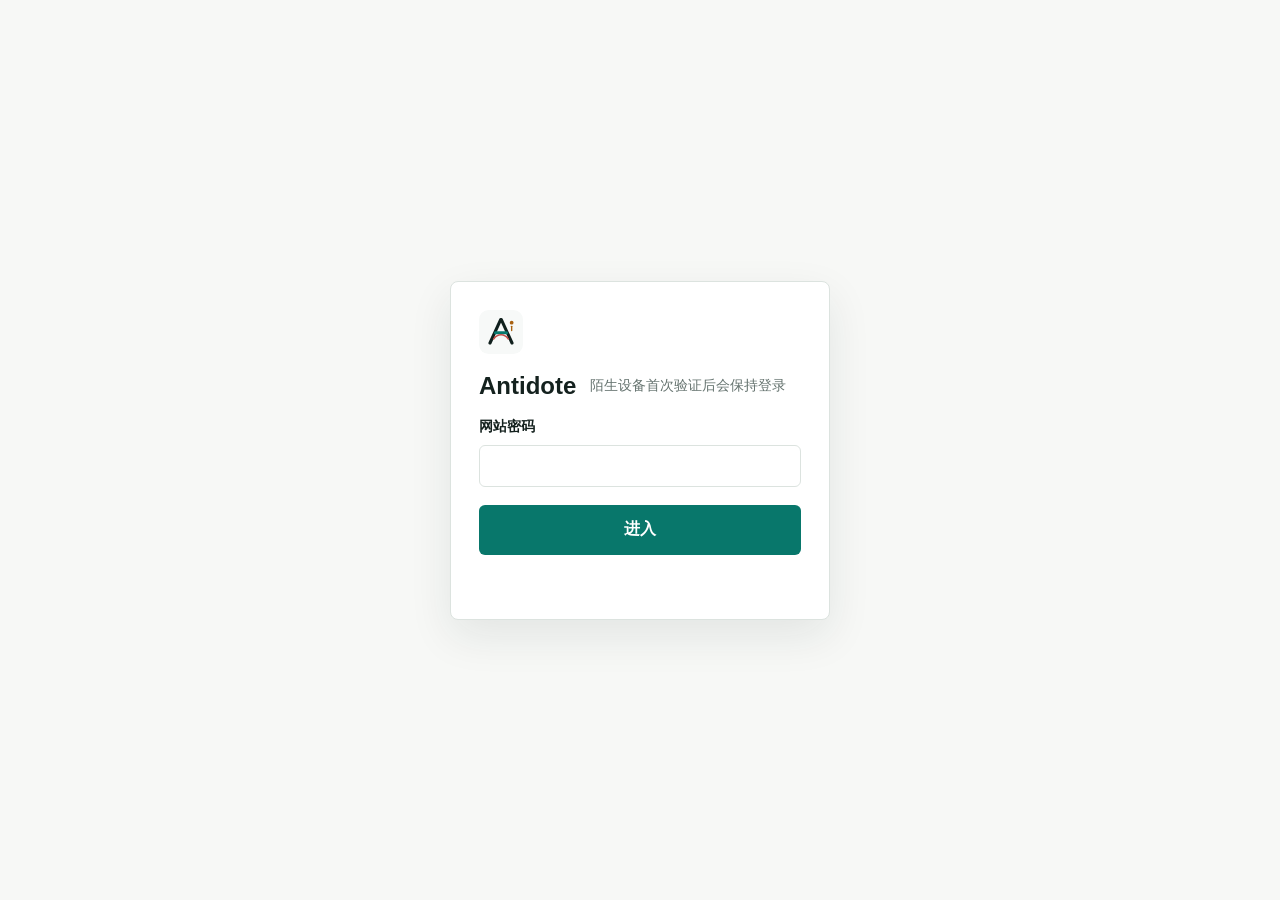
<file: index.html>
<!doctype html>
<html lang="zh-CN">
  <head>
    <meta charset="UTF-8" />
    <meta name="viewport" content="width=device-width, initial-scale=1, viewport-fit=cover" />
    <meta name="theme-color" content="#f7f8f6" />
    <meta
      http-equiv="Content-Security-Policy"
      content="default-src 'self'; connect-src 'self' https://gnlvchwbygvexfaoaciv.supabase.co; img-src 'self' data:; style-src 'self'; script-src 'self'; font-src 'self'; base-uri 'none'; form-action 'self'"
    />
    <meta name="description" content="Antidote 私人发作干预记录" />
    <title>Antidote</title>
    <link rel="icon" href="./assets/antidote-mark.svg" type="image/svg+xml" />
    <link rel="stylesheet" href="./styles.css?v=20260612-1" />
    <script type="module" defer src="./app.js?v=20260612-1"></script>
  </head>
  <body class="locked">
    <section class="login-screen" aria-label="网站登录">
      <form id="loginForm" class="login-panel">
        <img src="./assets/antidote-mark.svg" alt="" class="login-mark" />
        <div>
          <h1>Antidote</h1>
          <p>陌生设备首次验证后会保持登录</p>
        </div>
        <label class="field">
          <span>网站密码</span>
          <input id="loginPassword" type="password" autocomplete="current-password" required />
        </label>
        <button id="loginButton" class="button primary" type="submit">进入</button>
        <p id="loginStatus" class="system-message" role="status"></p>
      </form>
    </section>

    <main class="app-shell">
      <header class="topbar">
        <a class="brand" href="/" aria-label="Antidote 首页">
          <img src="./assets/antidote-mark.svg" alt="" />
          <span>
            <strong>Antidote</strong>
            <small id="todayLabel">--</small>
          </span>
        </a>
        <div class="topbar-actions">
          <span id="deviceStatus" class="sync-status">同步中</span>
          <button id="syncButton" class="icon-button" type="button" aria-label="刷新" title="刷新">↻</button>
          <button id="logoutButton" class="icon-button" type="button" aria-label="退出当前设备" title="退出">↪</button>
        </div>
      </header>

      <section class="command-layout" aria-label="当前行动">
        <article class="command-panel">
          <header class="command-heading">
            <p>现在最重要</p>
            <span id="guidanceState" class="status-mark">读取中</span>
          </header>
          <h1 id="guidanceTitle">正在读取最新记录</h1>
          <p id="guidanceFocus" class="focus-copy">请稍候。</p>
          <p id="guidanceRationale" class="reason-copy"></p>

          <ol id="actionSteps" class="steps" aria-label="发作处理步骤" hidden></ol>

          <div class="primary-actions">
            <button id="episodeButton" class="button danger" type="button">抽动开始</button>
            <button id="checkinButton" class="button primary" type="button">记录变化</button>
          </div>
        </article>

        <aside class="avoid-panel">
          <header>
            <span class="avoid-symbol" aria-hidden="true">!</span>
            <h2>暂时不要做</h2>
          </header>
          <ul id="avoidList"></ul>
          <p id="safetyNote" class="safety-note"></p>
        </aside>
      </section>

      <section class="rehab-board" aria-labelledby="rehabBoardTitle">
        <header class="rehab-board-header">
          <div>
            <p>今日康复清单</p>
            <h2 id="rehabBoardTitle">按顺序完成，不主动诱发</h2>
          </div>
          <span id="checklistBasis">读取依据中</span>
        </header>

        <ol id="rehabActions" class="rehab-actions"></ol>

        <div class="support-grid">
          <section>
            <h3>松解 / 拉伸</h3>
            <p id="releaseAdvice">读取中</p>
            <p id="stretchAdvice"></p>
          </section>
          <section>
            <h3>运动</h3>
            <p id="movementAdvice">读取中</p>
          </section>
          <section>
            <h3>饮食与睡眠</h3>
            <p id="dietAdvice">读取中</p>
          </section>
          <section>
            <h3>药物</h3>
            <p id="medicationAdvice">读取中</p>
          </section>
        </div>
      </section>

      <footer class="footer-line">
        <span id="lastSynced">--</span>
        <span>用于记录和筛选安全变量，不调整处方药。</span>
      </footer>
    </main>

    <div id="checkinModal" class="modal-backdrop" hidden>
      <section class="modal-sheet" role="dialog" aria-modal="true" aria-labelledby="checkinTitle" tabindex="-1">
        <header class="modal-header">
          <div>
            <p>约 15 秒</p>
            <h2 id="checkinTitle">今天有什么变化？</h2>
          </div>
          <button class="icon-button close-modal" type="button" aria-label="关闭">×</button>
        </header>

        <form id="checkinForm" class="compact-form">
          <fieldset>
            <legend>今天比平常</legend>
            <div class="segmented three">
              <label><input type="radio" name="baseline_change" value="lighter" /><span>更轻</span></label>
              <label><input type="radio" name="baseline_change" value="same" checked /><span>差不多</span></label>
              <label><input type="radio" name="baseline_change" value="worse" /><span>更重</span></label>
            </div>
          </fieldset>

          <fieldset>
            <legend>今天的抽动</legend>
            <div class="stacked-options">
              <label>
                <input type="radio" name="episode_impact" value="none" checked />
                <span><strong>没有抽动</strong></span>
              </label>
              <label>
                <input type="radio" name="episode_impact" value="control_ok" />
                <span><strong>有抽动，但控制未受影响</strong></span>
              </label>
              <label>
                <input type="radio" name="episode_impact" value="control_affected" />
                <span><strong>抽动影响了右手、右脚或行动</strong></span>
              </label>
            </div>
          </fieldset>

          <label class="field">
            <span>一句话描述</span>
            <textarea
              name="notes"
              rows="3"
              maxlength="1200"
              placeholder="例如：午睡被紧急叫起，五分钟后开始大幅右侧抽动。"
            ></textarea>
          </label>

          <div class="modal-actions">
            <button class="button quiet close-modal" type="button">取消</button>
            <button id="saveCheckinButton" class="button primary" type="submit">保存</button>
          </div>
        </form>
      </section>
    </div>

    <div id="episodeModal" class="episode-overlay" hidden>
      <section class="episode-sheet" role="dialog" aria-modal="true" aria-labelledby="episodeTitle" tabindex="-1">
        <header class="episode-header">
          <div>
            <p>发作中</p>
            <h2 id="episodeTitle">先停止移动并坐稳</h2>
          </div>
          <button id="minimizeEpisode" class="icon-button dark" type="button" aria-label="暂时收起">−</button>
        </header>

        <div class="episode-total">
          <span>本次持续</span>
          <strong id="episodeTimer" aria-live="polite">00:00</strong>
        </div>

        <div id="episodeObserveView" class="episode-stage">
          <p class="stage-kicker">第 1 步</p>
          <h3>先观察 30 秒</h3>
          <p>坐到有靠背的位置或躺下，不压住右侧肢体，不做拉伸。只观察抽动频率和幅度。</p>
          <div id="observeCountdown" class="phase-timer">30</div>
          <button id="chooseInterventionButton" class="button light" type="button" disabled>30 秒后选择测试</button>
          <button id="skipInterventionButton" class="text-button" type="button">不测试，直接记录结束</button>
        </div>

        <div id="episodeInterventionView" class="episode-stage" hidden>
          <p class="stage-kicker">第 2 步</p>
          <h3>每次只测试一种方法</h3>
          <fieldset>
            <legend class="sr-only">选择本次测试方法</legend>
            <div class="intervention-options">
              <label>
                <input type="radio" name="intervention_method" value="rhythmic_tap" checked />
                <span><strong>左手节拍</strong><small>坐稳、看固定点，左手每秒轻拍左大腿一次。</small></span>
              </label>
              <label>
                <input type="radio" name="intervention_method" value="light_touch" />
                <span><strong>轻触感觉输入</strong><small>手掌轻触右外踝上方或右髋外侧，不按压、不捆紧。</small></span>
              </label>
              <label>
                <input type="radio" name="intervention_method" value="motor_imagery" />
                <span><strong>想象向后走</strong><small>保持坐姿，闭眼想象连续向后走 10 步，不实际倒走。</small></span>
              </label>
            </div>
          </fieldset>
          <button id="beginInterventionButton" class="button light" type="button">开始 30 秒测试</button>
        </div>

        <div id="episodeInterventionRunView" class="episode-stage" hidden>
          <p class="stage-kicker">正在测试</p>
          <h3 id="interventionTitle">左手节拍</h3>
          <p id="interventionInstruction"></p>
          <div class="intervention-clock">
            <span id="metronomePulse" class="metronome-pulse" aria-hidden="true"></span>
            <strong id="interventionCountdown">30</strong>
          </div>
          <button id="stopInterventionButton" class="button danger-outline" type="button">不舒服，立即停止</button>
        </div>

        <form id="episodeFinishForm" class="episode-finish-form" hidden>
          <fieldset id="effectFieldset">
            <legend>30 秒后，抽动变化</legend>
            <div class="stacked-options dark-options">
              <label>
                <input type="radio" name="thirty_second_effect" value="half_or_more" />
                <span><strong>减少约一半或更多</strong></span>
              </label>
              <label>
                <input type="radio" name="thirty_second_effect" value="less_than_half" />
                <span><strong>有减少，但不到一半</strong></span>
              </label>
              <label>
                <input type="radio" name="thirty_second_effect" value="none_or_worse" checked />
                <span><strong>没有减少或更严重</strong></span>
              </label>
            </div>
          </fieldset>

          <fieldset>
            <legend>这次影响了什么？</legend>
            <div class="checkbox-row">
              <label><input type="checkbox" name="right_hand_affected" /><span>右手</span></label>
              <label><input type="checkbox" name="right_foot_affected" /><span>右脚/走路</span></label>
            </div>
          </fieldset>

          <label class="field dark-field">
            <span>一句话补充</span>
            <textarea name="notes" rows="2" maxlength="800" placeholder="触发场景或恢复情况"></textarea>
          </label>

          <div class="modal-actions">
            <button id="resumeEpisodeButton" class="button dark-quiet" type="button">还在发作</button>
            <button id="saveEpisodeButton" class="button light" type="submit">保存本次记录</button>
          </div>
        </form>
      </section>
    </div>

    <div id="toast" class="toast" role="status" aria-live="polite" hidden></div>
  </body>
</html>
</file>
<file: styles.css>
:root {
  color-scheme: light;
  --bg: #f7f8f6;
  --paper: #ffffff;
  --ink: #14211e;
  --muted: #65736f;
  --line: #dce3df;
  --soft: #edf4f1;
  --teal: #08776b;
  --teal-dark: #055a52;
  --coral: #c34d47;
  --coral-dark: #943a35;
  --amber: #9a610c;
  --shadow: 0 16px 44px rgba(20, 48, 41, 0.09);
  font-family: Inter, "Segoe UI", "Microsoft YaHei", sans-serif;
}

* { box-sizing: border-box; }
html { background: var(--bg); }
body { margin: 0; min-width: 320px; color: var(--ink); background: var(--bg); }
button, input, textarea { font: inherit; }
button { cursor: pointer; }
[hidden] { display: none !important; }
.sr-only { position: absolute; width: 1px; height: 1px; overflow: hidden; clip: rect(0, 0, 0, 0); }

.login-screen { min-height: 100vh; display: grid; place-items: center; padding: 24px; }
body:not(.locked) .login-screen { display: none; }
body.locked .app-shell { display: none; }
.login-panel {
  width: min(380px, 100%);
  display: grid;
  gap: 18px;
  padding: 28px;
  border: 1px solid var(--line);
  border-radius: 8px;
  background: var(--paper);
  box-shadow: var(--shadow);
}
.login-panel > div { display: flex; align-items: center; gap: 14px; }
.login-panel h1, .login-panel p { margin: 0; }
.login-panel p { color: var(--muted); font-size: 14px; }
.login-mark { width: 44px; height: 44px; }

.app-shell { width: min(1080px, calc(100% - 32px)); margin: 0 auto; padding-bottom: 24px; }
.topbar {
  min-height: 68px;
  display: flex;
  align-items: center;
  justify-content: space-between;
  gap: 16px;
  border-bottom: 1px solid var(--line);
}
.brand { display: flex; align-items: center; gap: 10px; color: inherit; text-decoration: none; }
.brand img { width: 34px; height: 34px; }
.brand span { display: grid; gap: 1px; }
.brand strong { font-size: 16px; }
.brand small, .sync-status { color: var(--muted); font-size: 12px; }
.topbar-actions { display: flex; align-items: center; gap: 8px; }
.icon-button {
  width: 38px;
  height: 38px;
  display: inline-grid;
  place-items: center;
  border: 1px solid var(--line);
  border-radius: 6px;
  color: var(--ink);
  background: var(--paper);
  font-size: 20px;
}

.command-layout {
  display: grid;
  grid-template-columns: minmax(0, 1fr) 292px;
  gap: 26px;
  padding: 30px 0;
}
.command-heading { display: flex; justify-content: space-between; gap: 14px; align-items: center; }
.command-heading p { margin: 0; color: var(--teal); font-size: 13px; font-weight: 800; }
.status-mark {
  padding: 5px 9px;
  border-left: 3px solid var(--teal);
  color: var(--teal-dark);
  background: var(--soft);
  font-size: 12px;
  font-weight: 800;
}
.command-panel h1 { margin: 12px 0 0; font-size: 48px; line-height: 1.08; letter-spacing: 0; }
.focus-copy { margin: 20px 0 6px; font-size: 19px; line-height: 1.55; }
.reason-copy { margin: 0; color: var(--muted); line-height: 1.55; }
.steps { margin: 26px 0 0; padding: 0; border-top: 1px solid var(--line); list-style: none; counter-reset: step; }
.steps[hidden] { display: none; }
.steps li {
  min-height: 78px;
  display: grid;
  grid-template-columns: 34px minmax(0, 1fr) auto;
  align-items: center;
  gap: 12px;
  border-bottom: 1px solid var(--line);
  counter-increment: step;
}
.steps li::before { content: counter(step, decimal-leading-zero); color: var(--teal); font-size: 12px; font-weight: 800; }
.steps strong, .steps p { display: block; margin: 0; }
.steps strong { margin-bottom: 4px; font-size: 16px; }
.steps p { color: #42534f; line-height: 1.45; }
.steps li > span { color: var(--teal-dark); font-size: 12px; font-weight: 800; white-space: nowrap; }
.primary-actions { display: grid; grid-template-columns: 1fr 1fr; gap: 10px; margin-top: 20px; }

.button {
  min-height: 50px;
  border: 1px solid transparent;
  border-radius: 6px;
  padding: 0 18px;
  font-weight: 800;
}
.button.primary { color: #fff; background: var(--teal); }
.button.primary:hover { background: var(--teal-dark); }
.button.danger { color: #fff; background: var(--coral); }
.button.danger:hover { background: var(--coral-dark); }
.button.quiet { border-color: var(--line); background: var(--paper); }
.button:disabled { cursor: wait; opacity: 0.55; }
.button:focus-visible, .icon-button:focus-visible, input:focus-visible, textarea:focus-visible {
  outline: 3px solid rgba(8, 119, 107, 0.24);
  outline-offset: 2px;
}

.avoid-panel { align-self: start; padding: 20px; border: 1px solid var(--line); border-radius: 8px; background: var(--paper); }
.avoid-panel header { display: flex; align-items: center; gap: 9px; }
.avoid-panel h2 { margin: 0; font-size: 16px; }
.avoid-symbol {
  width: 23px;
  height: 23px;
  display: grid;
  place-items: center;
  border-radius: 50%;
  color: #fff;
  background: var(--coral);
  font-weight: 900;
}
.avoid-panel ul { display: grid; gap: 12px; margin: 18px 0; padding: 0; list-style: none; }
.avoid-panel li { position: relative; padding-left: 14px; color: #394b46; line-height: 1.5; }
.avoid-panel li::before { content: ""; position: absolute; left: 0; top: 0.65em; width: 5px; height: 5px; border-radius: 50%; background: var(--coral); }
.safety-note { margin: 0; padding-top: 16px; border-top: 1px solid var(--line); color: var(--coral-dark); font-size: 13px; font-weight: 800; line-height: 1.5; }
.footer-line { display: flex; justify-content: space-between; gap: 16px; padding-top: 16px; border-top: 1px solid var(--line); color: var(--muted); font-size: 12px; }

.rehab-board {
  margin: 0 0 28px;
  border-top: 2px solid var(--ink);
  border-bottom: 1px solid var(--line);
  background: var(--paper);
}
.rehab-board-header {
  display: flex;
  align-items: end;
  justify-content: space-between;
  gap: 20px;
  padding: 18px 20px;
  border-bottom: 1px solid var(--line);
}
.rehab-board-header p,
.rehab-board-header h2 { margin: 0; }
.rehab-board-header p { margin-bottom: 3px; color: var(--teal); font-size: 12px; font-weight: 850; }
.rehab-board-header h2 { font-size: 22px; }
.rehab-board-header > span { max-width: 430px; color: var(--muted); font-size: 12px; line-height: 1.5; text-align: right; }
.rehab-actions { margin: 0; padding: 0; list-style: none; counter-reset: rehab; }
.rehab-actions > li {
  display: grid;
  grid-template-columns: minmax(220px, 0.8fr) minmax(0, 1.2fr);
  gap: 24px;
  padding: 16px 20px;
  border-bottom: 1px solid var(--line);
  counter-increment: rehab;
}
.rehab-actions > li > div { position: relative; padding-left: 34px; }
.rehab-actions > li > div::before {
  content: counter(rehab, decimal-leading-zero);
  position: absolute;
  left: 0;
  top: 1px;
  color: var(--teal);
  font-size: 12px;
  font-weight: 900;
}
.rehab-actions strong,
.rehab-actions p { margin: 0; }
.rehab-actions p { margin-top: 4px; color: #42534f; line-height: 1.5; }
.rehab-actions dl { display: grid; gap: 5px; margin: 0; }
.rehab-actions dl > div { display: grid; grid-template-columns: 70px minmax(0, 1fr); gap: 9px; }
.rehab-actions dt { color: var(--muted); font-size: 12px; font-weight: 800; }
.rehab-actions dd { margin: 0; font-size: 13px; line-height: 1.45; }
.support-grid { display: grid; grid-template-columns: repeat(2, 1fr); }
.support-grid section { min-height: 118px; padding: 16px 20px; border-right: 1px solid var(--line); border-bottom: 1px solid var(--line); }
.support-grid section:nth-child(2n) { border-right: 0; }
.support-grid h3 { margin: 0 0 8px; font-size: 13px; color: var(--teal-dark); }
.support-grid p { margin: 0 0 5px; color: #394b46; font-size: 13px; line-height: 1.55; }

.modal-backdrop, .episode-overlay {
  position: fixed;
  inset: 0;
  z-index: 20;
  display: grid;
  place-items: center;
  padding: 20px;
  background: rgba(6, 22, 18, 0.52);
}
.modal-sheet {
  width: min(540px, 100%);
  max-height: calc(100vh - 40px);
  overflow: auto;
  padding: 22px;
  border-radius: 8px;
  background: var(--paper);
  box-shadow: 0 24px 80px rgba(0, 0, 0, 0.25);
}
.modal-header, .episode-header { display: flex; align-items: flex-start; justify-content: space-between; gap: 14px; }
.modal-header p, .modal-header h2, .episode-header p, .episode-header h2 { margin: 0; }
.modal-header p, .episode-header p { margin-bottom: 4px; color: var(--muted); font-size: 12px; font-weight: 800; }
.compact-form, .episode-finish-form { display: grid; gap: 20px; margin-top: 22px; }
fieldset { min-width: 0; margin: 0; padding: 0; border: 0; }
legend, .field > span { display: block; margin-bottom: 9px; font-size: 14px; font-weight: 800; }
.segmented { display: grid; gap: 7px; }
.segmented.three { grid-template-columns: repeat(3, 1fr); }
.segmented label, .stacked-options label, .intervention-options label { position: relative; }
.segmented input, .stacked-options input, .intervention-options input { position: absolute; opacity: 0; pointer-events: none; }
.segmented span {
  min-height: 44px;
  display: grid;
  place-items: center;
  border: 1px solid var(--line);
  border-radius: 6px;
  background: #fff;
  font-weight: 700;
}
.segmented input:checked + span { border-color: var(--teal); color: var(--teal-dark); background: #e8f4f1; }
.stacked-options, .intervention-options { display: grid; gap: 7px; }
.stacked-options span, .intervention-options span {
  min-height: 54px;
  display: grid;
  align-content: center;
  gap: 3px;
  padding: 10px 13px;
  border: 1px solid var(--line);
  border-radius: 6px;
}
.stacked-options small, .intervention-options small { color: var(--muted); line-height: 1.4; }
.stacked-options input:checked + span { border-color: var(--teal); background: #e8f4f1; }
.field input, .field textarea {
  width: 100%;
  border: 1px solid var(--line);
  border-radius: 6px;
  padding: 11px;
  color: var(--ink);
  background: #fff;
  resize: vertical;
}
.system-message { min-height: 18px; margin: 0; color: var(--muted); font-size: 13px; }
.modal-actions { display: grid; grid-template-columns: auto minmax(140px, 1fr); gap: 9px; }

.episode-overlay { background: rgba(2, 13, 10, 0.88); }
.episode-sheet {
  width: min(620px, 100%);
  max-height: calc(100vh - 40px);
  overflow: auto;
  padding: 24px;
  border: 1px solid #36514b;
  border-radius: 8px;
  color: #eff7f4;
  background: #0a211c;
  box-shadow: 0 30px 90px rgba(0, 0, 0, 0.45);
}
.episode-header p { color: #8fa8a2; }
.icon-button.dark { border-color: #47615b; color: #fff; background: transparent; }
.episode-total { display: flex; justify-content: space-between; align-items: baseline; margin-top: 22px; padding-bottom: 14px; border-bottom: 1px solid #324a45; color: #9fb2ad; }
.episode-total strong { color: #fff; font-size: 28px; font-variant-numeric: tabular-nums; }
.episode-stage { display: grid; justify-items: start; gap: 14px; padding-top: 24px; }
.episode-stage h3, .episode-stage p { margin: 0; }
.episode-stage h3 { font-size: 28px; }
.episode-stage > p:not(.stage-kicker) { color: #c7d5d1; line-height: 1.6; }
.stage-kicker { color: #70c9ba; font-size: 12px; font-weight: 900; }
.phase-timer {
  width: 92px;
  height: 92px;
  display: grid;
  place-items: center;
  border: 1px solid #4e6f67;
  border-radius: 50%;
  font-size: 42px;
  font-weight: 850;
  font-variant-numeric: tabular-nums;
}
.button.light { color: #0a211c; background: #edf6f3; }
.text-button { padding: 4px 0; border: 0; color: #a8bdb7; background: transparent; text-decoration: underline; }
.intervention-options { width: 100%; }
.intervention-options span { min-height: 66px; border-color: #405b54; background: #102c25; }
.intervention-options small { color: #9fb2ad; }
.intervention-options input:checked + span { border-color: #70c9ba; background: #15453b; }
.intervention-clock { display: flex; align-items: center; gap: 20px; }
.intervention-clock strong { font-size: 66px; font-variant-numeric: tabular-nums; }
.metronome-pulse {
  width: 54px;
  height: 54px;
  border-radius: 50%;
  background: #70c9ba;
  animation: pulse 1s steps(1, end) infinite;
}
@keyframes pulse { 0%, 49% { transform: scale(1); opacity: 1; } 50%, 100% { transform: scale(0.68); opacity: 0.35; } }
.button.danger-outline { border-color: #d16d66; color: #ffd7d3; background: transparent; }
.episode-finish-form { margin-top: 24px; }
.dark-options span { border-color: #405b54; color: #eff7f4; background: #102c25; }
.dark-options input:checked + span { border-color: #70c9ba; background: #15453b; }
.checkbox-row { display: grid; grid-template-columns: 1fr 1fr; gap: 8px; }
.checkbox-row label { display: flex; align-items: center; gap: 9px; min-height: 48px; padding: 0 12px; border: 1px solid #405b54; border-radius: 6px; background: #102c25; }
.checkbox-row input { width: 19px; height: 19px; accent-color: #70c9ba; }
.dark-field textarea { border-color: #405b54; color: #fff; background: #102c25; }
.button.dark-quiet { border-color: #47615b; color: #fff; background: transparent; }
.toast {
  position: fixed;
  z-index: 40;
  left: 50%;
  bottom: max(22px, env(safe-area-inset-bottom));
  transform: translateX(-50%);
  max-width: calc(100% - 32px);
  padding: 10px 15px;
  border-radius: 6px;
  color: #fff;
  background: #14211e;
  box-shadow: var(--shadow);
  font-size: 14px;
}
body.modal-open { overflow: hidden; }

@media (max-width: 760px) {
  .app-shell { width: min(100% - 24px, 620px); padding-bottom: calc(104px + env(safe-area-inset-bottom)); }
  .topbar { min-height: 62px; }
  .sync-status { display: none; }
  .command-layout { grid-template-columns: 1fr; gap: 14px; padding: 18px 0; }
  .command-panel h1 { font-size: 36px; }
  .focus-copy { margin-top: 16px; font-size: 17px; }
  .steps { margin-top: 20px; }
  .steps li { min-height: 74px; grid-template-columns: 30px minmax(0, 1fr); padding: 11px 0; }
  .steps li > span { grid-column: 2; }
  .primary-actions {
    position: fixed;
    z-index: 10;
    right: 0;
    bottom: 0;
    left: 0;
    margin: 0;
    padding: 11px 12px calc(11px + env(safe-area-inset-bottom));
    border-top: 1px solid var(--line);
    background: rgba(247, 248, 246, 0.96);
    backdrop-filter: blur(12px);
  }
  .footer-line { display: grid; }
  .rehab-board-header { align-items: start; padding: 15px; }
  .rehab-board-header > span { max-width: 52%; }
  .rehab-actions > li { grid-template-columns: 1fr; gap: 11px; padding: 15px; }
  .support-grid { grid-template-columns: 1fr; }
  .support-grid section,
  .support-grid section:nth-child(2n) { min-height: auto; border-right: 0; padding: 15px; }
  .modal-backdrop, .episode-overlay { align-items: end; padding: 0; }
  .modal-sheet, .episode-sheet { width: 100%; max-height: 94vh; border-radius: 8px 8px 0 0; padding: 19px 17px calc(19px + env(safe-area-inset-bottom)); }
  .episode-stage h3 { font-size: 24px; }
}

@media (max-width: 380px) {
  .brand small { display: none; }
  .command-panel h1 { font-size: 32px; }
  .command-heading { align-items: flex-start; }
  .segmented.three { gap: 5px; }
  .modal-actions { grid-template-columns: 1fr 1.5fr; }
}
</file>
<file: public/styles.css>
:root {
  color-scheme: light;
  --bg: #f7f8f6;
  --paper: #ffffff;
  --ink: #14211e;
  --muted: #65736f;
  --line: #dce3df;
  --soft: #edf4f1;
  --teal: #08776b;
  --teal-dark: #055a52;
  --coral: #c34d47;
  --coral-dark: #943a35;
  --amber: #9a610c;
  --shadow: 0 16px 44px rgba(20, 48, 41, 0.09);
  font-family: Inter, "Segoe UI", "Microsoft YaHei", sans-serif;
}

* { box-sizing: border-box; }
html { background: var(--bg); }
body { margin: 0; min-width: 320px; color: var(--ink); background: var(--bg); }
button, input, textarea { font: inherit; }
button { cursor: pointer; }
[hidden] { display: none !important; }
.sr-only { position: absolute; width: 1px; height: 1px; overflow: hidden; clip: rect(0, 0, 0, 0); }

.login-screen { min-height: 100vh; display: grid; place-items: center; padding: 24px; }
body:not(.locked) .login-screen { display: none; }
body.locked .app-shell { display: none; }
.login-panel {
  width: min(380px, 100%);
  display: grid;
  gap: 18px;
  padding: 28px;
  border: 1px solid var(--line);
  border-radius: 8px;
  background: var(--paper);
  box-shadow: var(--shadow);
}
.login-panel > div { display: flex; align-items: center; gap: 14px; }
.login-panel h1, .login-panel p { margin: 0; }
.login-panel p { color: var(--muted); font-size: 14px; }
.login-mark { width: 44px; height: 44px; }

.app-shell { width: min(1080px, calc(100% - 32px)); margin: 0 auto; padding-bottom: 24px; }
.topbar {
  min-height: 68px;
  display: flex;
  align-items: center;
  justify-content: space-between;
  gap: 16px;
  border-bottom: 1px solid var(--line);
}
.brand { display: flex; align-items: center; gap: 10px; color: inherit; text-decoration: none; }
.brand img { width: 34px; height: 34px; }
.brand span { display: grid; gap: 1px; }
.brand strong { font-size: 16px; }
.brand small, .sync-status { color: var(--muted); font-size: 12px; }
.topbar-actions { display: flex; align-items: center; gap: 8px; }
.icon-button {
  width: 38px;
  height: 38px;
  display: inline-grid;
  place-items: center;
  border: 1px solid var(--line);
  border-radius: 6px;
  color: var(--ink);
  background: var(--paper);
  font-size: 20px;
}

.command-layout {
  display: grid;
  grid-template-columns: minmax(0, 1fr) 292px;
  gap: 26px;
  padding: 30px 0;
}
.command-heading { display: flex; justify-content: space-between; gap: 14px; align-items: center; }
.command-heading p { margin: 0; color: var(--teal); font-size: 13px; font-weight: 800; }
.status-mark {
  padding: 5px 9px;
  border-left: 3px solid var(--teal);
  color: var(--teal-dark);
  background: var(--soft);
  font-size: 12px;
  font-weight: 800;
}
.command-panel h1 { margin: 12px 0 0; font-size: 48px; line-height: 1.08; letter-spacing: 0; }
.focus-copy { margin: 20px 0 6px; font-size: 19px; line-height: 1.55; }
.reason-copy { margin: 0; color: var(--muted); line-height: 1.55; }
.steps { margin: 26px 0 0; padding: 0; border-top: 1px solid var(--line); list-style: none; counter-reset: step; }
.steps[hidden] { display: none; }
.steps li {
  min-height: 78px;
  display: grid;
  grid-template-columns: 34px minmax(0, 1fr) auto;
  align-items: center;
  gap: 12px;
  border-bottom: 1px solid var(--line);
  counter-increment: step;
}
.steps li::before { content: counter(step, decimal-leading-zero); color: var(--teal); font-size: 12px; font-weight: 800; }
.steps strong, .steps p { display: block; margin: 0; }
.steps strong { margin-bottom: 4px; font-size: 16px; }
.steps p { color: #42534f; line-height: 1.45; }
.steps li > span { color: var(--teal-dark); font-size: 12px; font-weight: 800; white-space: nowrap; }
.primary-actions { display: grid; grid-template-columns: 1fr 1fr; gap: 10px; margin-top: 20px; }

.button {
  min-height: 50px;
  border: 1px solid transparent;
  border-radius: 6px;
  padding: 0 18px;
  font-weight: 800;
}
.button.primary { color: #fff; background: var(--teal); }
.button.primary:hover { background: var(--teal-dark); }
.button.danger { color: #fff; background: var(--coral); }
.button.danger:hover { background: var(--coral-dark); }
.button.quiet { border-color: var(--line); background: var(--paper); }
.button:disabled { cursor: wait; opacity: 0.55; }
.button:focus-visible, .icon-button:focus-visible, input:focus-visible, textarea:focus-visible {
  outline: 3px solid rgba(8, 119, 107, 0.24);
  outline-offset: 2px;
}

.avoid-panel { align-self: start; padding: 20px; border: 1px solid var(--line); border-radius: 8px; background: var(--paper); }
.avoid-panel header { display: flex; align-items: center; gap: 9px; }
.avoid-panel h2 { margin: 0; font-size: 16px; }
.avoid-symbol {
  width: 23px;
  height: 23px;
  display: grid;
  place-items: center;
  border-radius: 50%;
  color: #fff;
  background: var(--coral);
  font-weight: 900;
}
.avoid-panel ul { display: grid; gap: 12px; margin: 18px 0; padding: 0; list-style: none; }
.avoid-panel li { position: relative; padding-left: 14px; color: #394b46; line-height: 1.5; }
.avoid-panel li::before { content: ""; position: absolute; left: 0; top: 0.65em; width: 5px; height: 5px; border-radius: 50%; background: var(--coral); }
.safety-note { margin: 0; padding-top: 16px; border-top: 1px solid var(--line); color: var(--coral-dark); font-size: 13px; font-weight: 800; line-height: 1.5; }
.footer-line { display: flex; justify-content: space-between; gap: 16px; padding-top: 16px; border-top: 1px solid var(--line); color: var(--muted); font-size: 12px; }

.rehab-board {
  margin: 0 0 28px;
  border-top: 2px solid var(--ink);
  border-bottom: 1px solid var(--line);
  background: var(--paper);
}
.rehab-board-header {
  display: flex;
  align-items: end;
  justify-content: space-between;
  gap: 20px;
  padding: 18px 20px;
  border-bottom: 1px solid var(--line);
}
.rehab-board-header p,
.rehab-board-header h2 { margin: 0; }
.rehab-board-header p { margin-bottom: 3px; color: var(--teal); font-size: 12px; font-weight: 850; }
.rehab-board-header h2 { font-size: 22px; }
.rehab-board-header > span { max-width: 430px; color: var(--muted); font-size: 12px; line-height: 1.5; text-align: right; }
.rehab-actions { margin: 0; padding: 0; list-style: none; counter-reset: rehab; }
.rehab-actions > li {
  display: grid;
  grid-template-columns: minmax(220px, 0.8fr) minmax(0, 1.2fr);
  gap: 24px;
  padding: 16px 20px;
  border-bottom: 1px solid var(--line);
  counter-increment: rehab;
}
.rehab-actions > li > div { position: relative; padding-left: 34px; }
.rehab-actions > li > div::before {
  content: counter(rehab, decimal-leading-zero);
  position: absolute;
  left: 0;
  top: 1px;
  color: var(--teal);
  font-size: 12px;
  font-weight: 900;
}
.rehab-actions strong,
.rehab-actions p { margin: 0; }
.rehab-actions p { margin-top: 4px; color: #42534f; line-height: 1.5; }
.rehab-actions dl { display: grid; gap: 5px; margin: 0; }
.rehab-actions dl > div { display: grid; grid-template-columns: 70px minmax(0, 1fr); gap: 9px; }
.rehab-actions dt { color: var(--muted); font-size: 12px; font-weight: 800; }
.rehab-actions dd { margin: 0; font-size: 13px; line-height: 1.45; }
.support-grid { display: grid; grid-template-columns: repeat(2, 1fr); }
.support-grid section { min-height: 118px; padding: 16px 20px; border-right: 1px solid var(--line); border-bottom: 1px solid var(--line); }
.support-grid section:nth-child(2n) { border-right: 0; }
.support-grid h3 { margin: 0 0 8px; font-size: 13px; color: var(--teal-dark); }
.support-grid p { margin: 0 0 5px; color: #394b46; font-size: 13px; line-height: 1.55; }

.modal-backdrop, .episode-overlay {
  position: fixed;
  inset: 0;
  z-index: 20;
  display: grid;
  place-items: center;
  padding: 20px;
  background: rgba(6, 22, 18, 0.52);
}
.modal-sheet {
  width: min(540px, 100%);
  max-height: calc(100vh - 40px);
  overflow: auto;
  padding: 22px;
  border-radius: 8px;
  background: var(--paper);
  box-shadow: 0 24px 80px rgba(0, 0, 0, 0.25);
}
.modal-header, .episode-header { display: flex; align-items: flex-start; justify-content: space-between; gap: 14px; }
.modal-header p, .modal-header h2, .episode-header p, .episode-header h2 { margin: 0; }
.modal-header p, .episode-header p { margin-bottom: 4px; color: var(--muted); font-size: 12px; font-weight: 800; }
.compact-form, .episode-finish-form { display: grid; gap: 20px; margin-top: 22px; }
fieldset { min-width: 0; margin: 0; padding: 0; border: 0; }
legend, .field > span { display: block; margin-bottom: 9px; font-size: 14px; font-weight: 800; }
.segmented { display: grid; gap: 7px; }
.segmented.three { grid-template-columns: repeat(3, 1fr); }
.segmented label, .stacked-options label, .intervention-options label { position: relative; }
.segmented input, .stacked-options input, .intervention-options input { position: absolute; opacity: 0; pointer-events: none; }
.segmented span {
  min-height: 44px;
  display: grid;
  place-items: center;
  border: 1px solid var(--line);
  border-radius: 6px;
  background: #fff;
  font-weight: 700;
}
.segmented input:checked + span { border-color: var(--teal); color: var(--teal-dark); background: #e8f4f1; }
.stacked-options, .intervention-options { display: grid; gap: 7px; }
.stacked-options span, .intervention-options span {
  min-height: 54px;
  display: grid;
  align-content: center;
  gap: 3px;
  padding: 10px 13px;
  border: 1px solid var(--line);
  border-radius: 6px;
}
.stacked-options small, .intervention-options small { color: var(--muted); line-height: 1.4; }
.stacked-options input:checked + span { border-color: var(--teal); background: #e8f4f1; }
.field input, .field textarea {
  width: 100%;
  border: 1px solid var(--line);
  border-radius: 6px;
  padding: 11px;
  color: var(--ink);
  background: #fff;
  resize: vertical;
}
.system-message { min-height: 18px; margin: 0; color: var(--muted); font-size: 13px; }
.modal-actions { display: grid; grid-template-columns: auto minmax(140px, 1fr); gap: 9px; }

.episode-overlay { background: rgba(2, 13, 10, 0.88); }
.episode-sheet {
  width: min(620px, 100%);
  max-height: calc(100vh - 40px);
  overflow: auto;
  padding: 24px;
  border: 1px solid #36514b;
  border-radius: 8px;
  color: #eff7f4;
  background: #0a211c;
  box-shadow: 0 30px 90px rgba(0, 0, 0, 0.45);
}
.episode-header p { color: #8fa8a2; }
.icon-button.dark { border-color: #47615b; color: #fff; background: transparent; }
.episode-total { display: flex; justify-content: space-between; align-items: baseline; margin-top: 22px; padding-bottom: 14px; border-bottom: 1px solid #324a45; color: #9fb2ad; }
.episode-total strong { color: #fff; font-size: 28px; font-variant-numeric: tabular-nums; }
.episode-stage { display: grid; justify-items: start; gap: 14px; padding-top: 24px; }
.episode-stage h3, .episode-stage p { margin: 0; }
.episode-stage h3 { font-size: 28px; }
.episode-stage > p:not(.stage-kicker) { color: #c7d5d1; line-height: 1.6; }
.stage-kicker { color: #70c9ba; font-size: 12px; font-weight: 900; }
.phase-timer {
  width: 92px;
  height: 92px;
  display: grid;
  place-items: center;
  border: 1px solid #4e6f67;
  border-radius: 50%;
  font-size: 42px;
  font-weight: 850;
  font-variant-numeric: tabular-nums;
}
.button.light { color: #0a211c; background: #edf6f3; }
.text-button { padding: 4px 0; border: 0; color: #a8bdb7; background: transparent; text-decoration: underline; }
.intervention-options { width: 100%; }
.intervention-options span { min-height: 66px; border-color: #405b54; background: #102c25; }
.intervention-options small { color: #9fb2ad; }
.intervention-options input:checked + span { border-color: #70c9ba; background: #15453b; }
.intervention-clock { display: flex; align-items: center; gap: 20px; }
.intervention-clock strong { font-size: 66px; font-variant-numeric: tabular-nums; }
.metronome-pulse {
  width: 54px;
  height: 54px;
  border-radius: 50%;
  background: #70c9ba;
  animation: pulse 1s steps(1, end) infinite;
}
@keyframes pulse { 0%, 49% { transform: scale(1); opacity: 1; } 50%, 100% { transform: scale(0.68); opacity: 0.35; } }
.button.danger-outline { border-color: #d16d66; color: #ffd7d3; background: transparent; }
.episode-finish-form { margin-top: 24px; }
.dark-options span { border-color: #405b54; color: #eff7f4; background: #102c25; }
.dark-options input:checked + span { border-color: #70c9ba; background: #15453b; }
.checkbox-row { display: grid; grid-template-columns: 1fr 1fr; gap: 8px; }
.checkbox-row label { display: flex; align-items: center; gap: 9px; min-height: 48px; padding: 0 12px; border: 1px solid #405b54; border-radius: 6px; background: #102c25; }
.checkbox-row input { width: 19px; height: 19px; accent-color: #70c9ba; }
.dark-field textarea { border-color: #405b54; color: #fff; background: #102c25; }
.button.dark-quiet { border-color: #47615b; color: #fff; background: transparent; }
.toast {
  position: fixed;
  z-index: 40;
  left: 50%;
  bottom: max(22px, env(safe-area-inset-bottom));
  transform: translateX(-50%);
  max-width: calc(100% - 32px);
  padding: 10px 15px;
  border-radius: 6px;
  color: #fff;
  background: #14211e;
  box-shadow: var(--shadow);
  font-size: 14px;
}
body.modal-open { overflow: hidden; }

@media (max-width: 760px) {
  .app-shell { width: min(100% - 24px, 620px); padding-bottom: calc(104px + env(safe-area-inset-bottom)); }
  .topbar { min-height: 62px; }
  .sync-status { display: none; }
  .command-layout { grid-template-columns: 1fr; gap: 14px; padding: 18px 0; }
  .command-panel h1 { font-size: 36px; }
  .focus-copy { margin-top: 16px; font-size: 17px; }
  .steps { margin-top: 20px; }
  .steps li { min-height: 74px; grid-template-columns: 30px minmax(0, 1fr); padding: 11px 0; }
  .steps li > span { grid-column: 2; }
  .primary-actions {
    position: fixed;
    z-index: 10;
    right: 0;
    bottom: 0;
    left: 0;
    margin: 0;
    padding: 11px 12px calc(11px + env(safe-area-inset-bottom));
    border-top: 1px solid var(--line);
    background: rgba(247, 248, 246, 0.96);
    backdrop-filter: blur(12px);
  }
  .footer-line { display: grid; }
  .rehab-board-header { align-items: start; padding: 15px; }
  .rehab-board-header > span { max-width: 52%; }
  .rehab-actions > li { grid-template-columns: 1fr; gap: 11px; padding: 15px; }
  .support-grid { grid-template-columns: 1fr; }
  .support-grid section,
  .support-grid section:nth-child(2n) { min-height: auto; border-right: 0; padding: 15px; }
  .modal-backdrop, .episode-overlay { align-items: end; padding: 0; }
  .modal-sheet, .episode-sheet { width: 100%; max-height: 94vh; border-radius: 8px 8px 0 0; padding: 19px 17px calc(19px + env(safe-area-inset-bottom)); }
  .episode-stage h3 { font-size: 24px; }
}

@media (max-width: 380px) {
  .brand small { display: none; }
  .command-panel h1 { font-size: 32px; }
  .command-heading { align-items: flex-start; }
  .segmented.three { gap: 5px; }
  .modal-actions { grid-template-columns: 1fr 1.5fr; }
}
</file>
